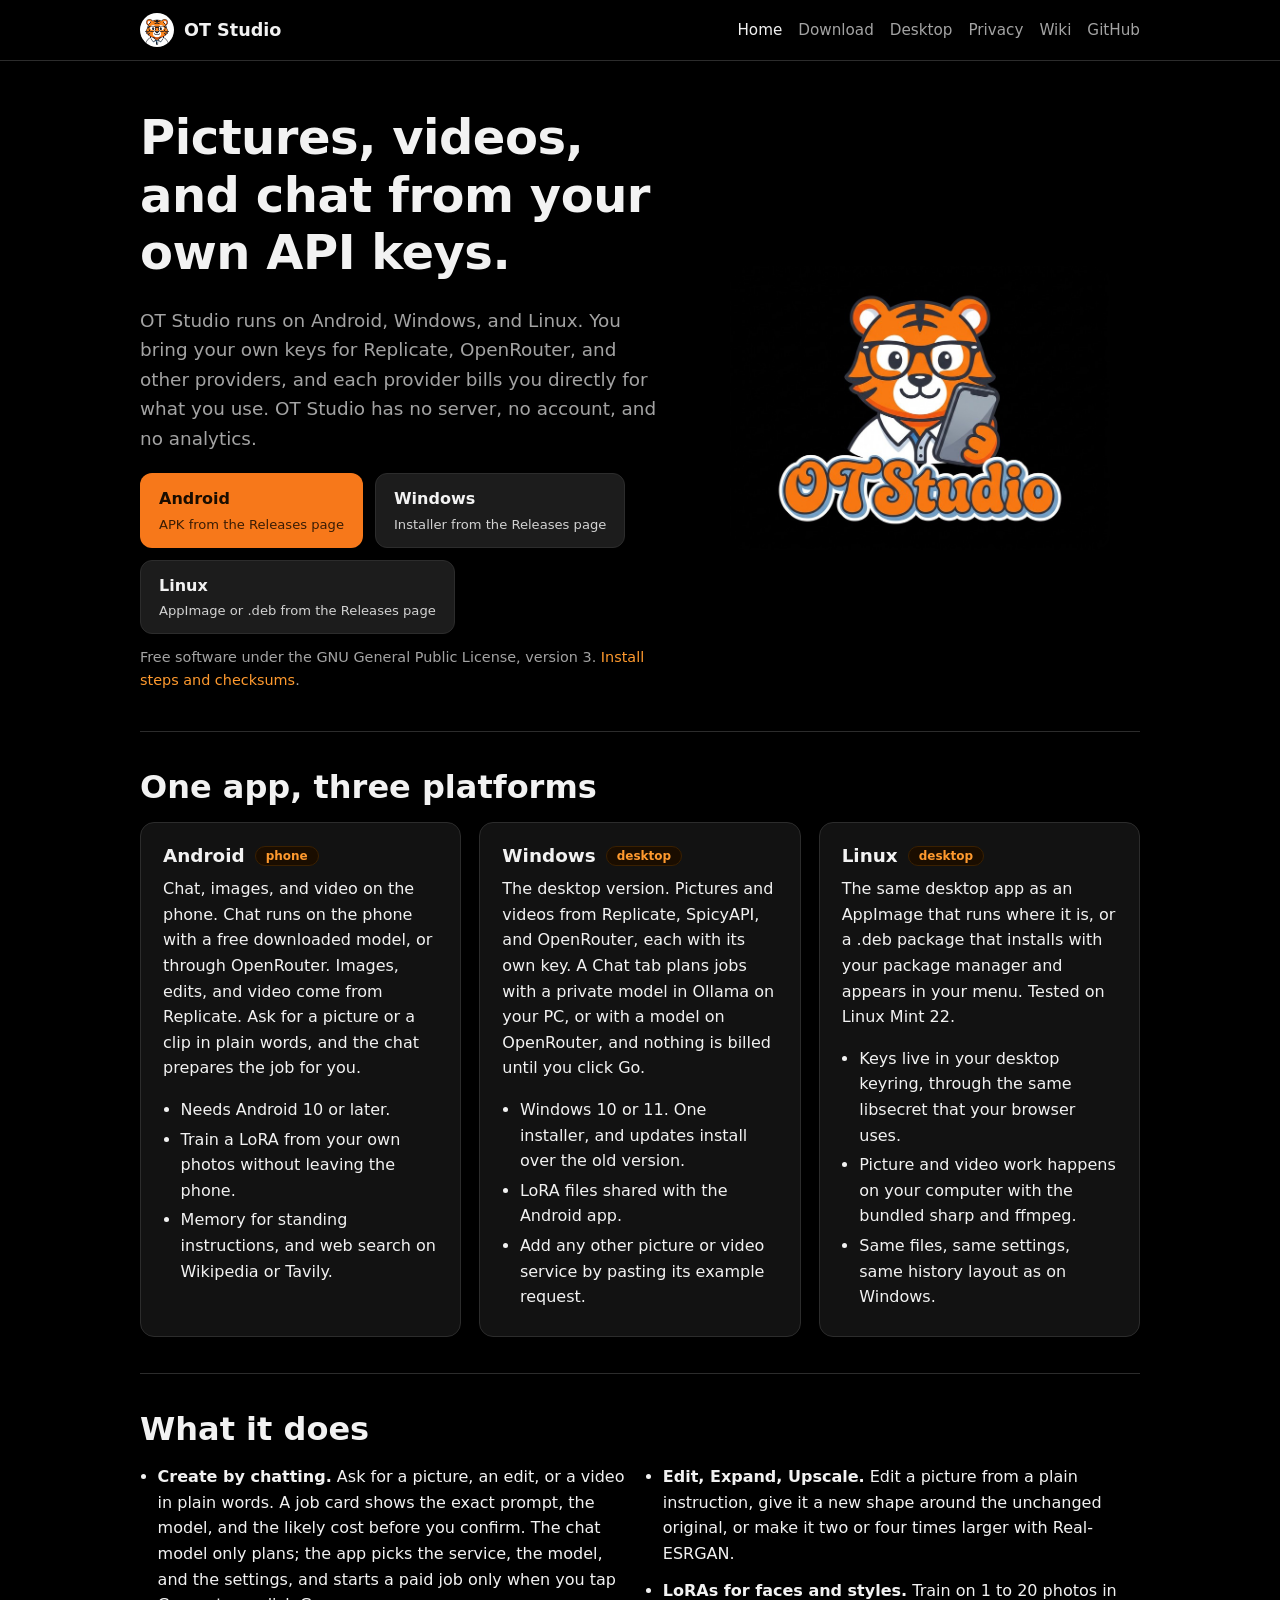
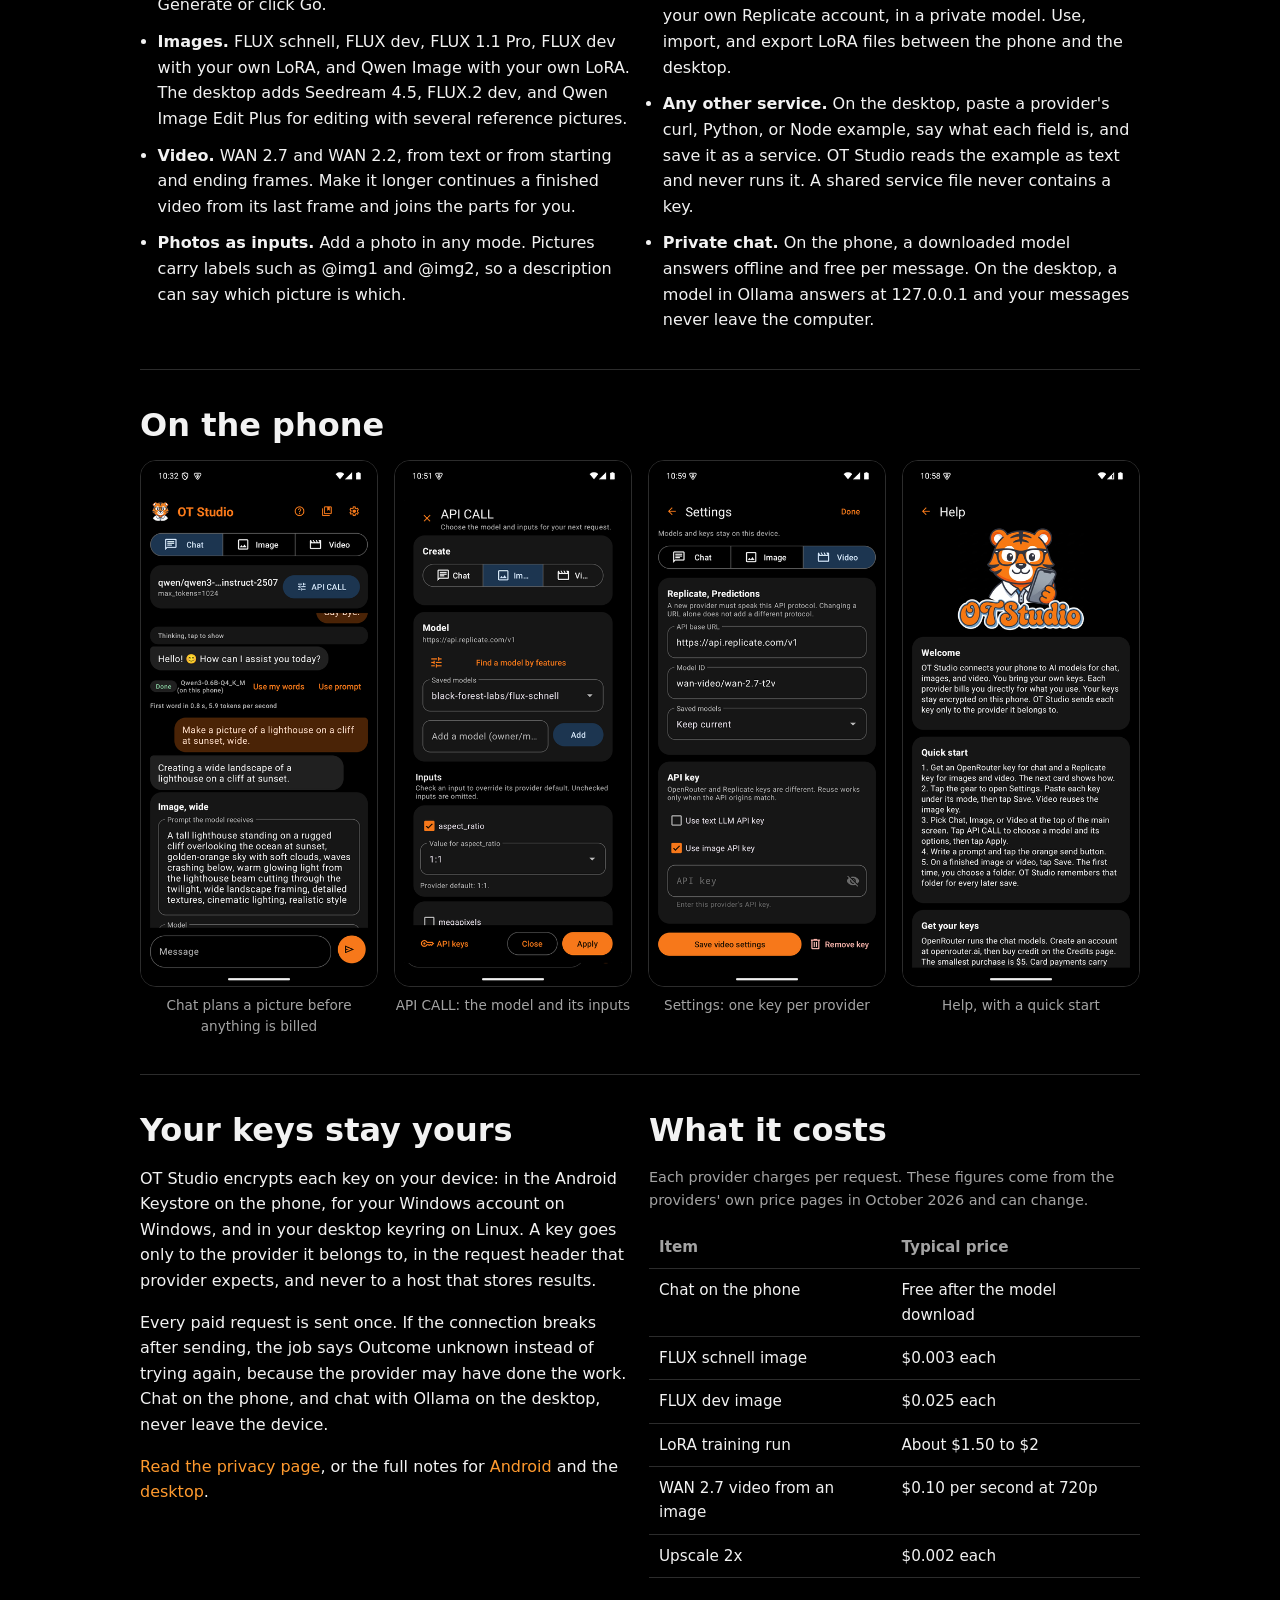
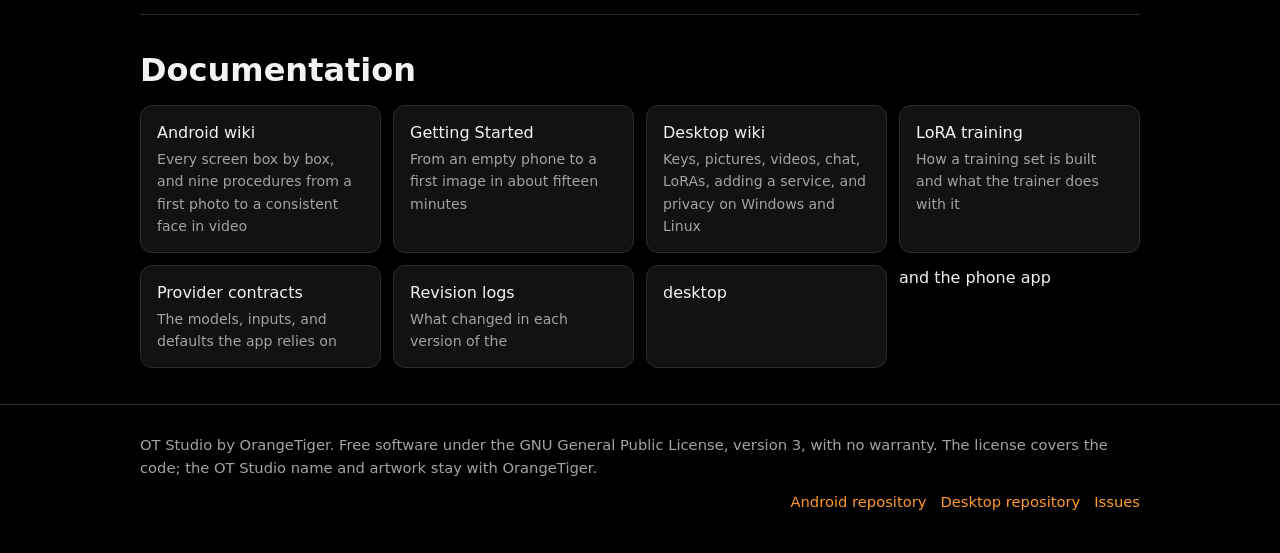
<file: docs/index.html>
<!doctype html>
<html lang="en">
<head>
<meta charset="utf-8">
<meta name="viewport" content="width=device-width, initial-scale=1">
<title>OT Studio</title>
<meta name="description" content="OT Studio makes pictures, videos, and chat from your own API keys, on Android, Windows, and Linux. No server, no account, no analytics.">
<link rel="icon" href="images/otstudio-avatar.jpg">
<link rel="stylesheet" href="site.css">
</head>
<body>
<header class="top">
  <div class="wrap">
    <a class="brand" href="./"><img src="images/otstudio-avatar.jpg" alt=""> OT Studio</a>
    <nav>
      <a href="./" aria-current="page">Home</a>
      <a href="download.html">Download</a>
      <a href="desktop.html">Desktop</a>
      <a href="privacy.html">Privacy</a>
      <a href="https://github.com/Orangeriger1998/OTStudio/wiki">Wiki</a>
      <a href="https://github.com/Orangeriger1998/OTStudio">GitHub</a>
    </nav>
  </div>
</header>

<main class="wrap">
  <div class="hero">
    <div>
      <h1>Pictures, videos, and chat from your own API keys.</h1>
      <p class="lead">OT Studio runs on Android, Windows, and Linux. You bring your own keys for Replicate, OpenRouter, and other providers, and each provider bills you directly for what you use. OT Studio has no server, no account, and no analytics.</p>
      <div class="buttons">
        <a class="btn" data-button="android" href="https://github.com/Orangeriger1998/OTStudio/releases">Android<span class="sub">APK from the Releases page</span></a>
        <a class="btn alt" data-button="windows" href="https://github.com/Orangeriger1998/OTStudio-PC/releases">Windows<span class="sub">Installer from the Releases page</span></a>
        <a class="btn alt" data-button="linux" href="https://github.com/Orangeriger1998/OTStudio-PC/releases">Linux<span class="sub">AppImage or .deb from the Releases page</span></a>
      </div>
      <p class="small muted" style="margin-top:12px">Free software under the GNU General Public License, version 3. <a href="download.html">Install steps and checksums</a>.</p>
    </div>
    <div class="art"><img src="images/otstudio-banner.jpg" alt="OT Studio: a tiger in glasses holding a phone"></div>
  </div>

  <section>
    <h2>One app, three platforms</h2>
    <div class="grid three">
      <div class="card">
        <h3>Android <span class="tag">phone</span></h3>
        <p>Chat, images, and video on the phone. Chat runs on the phone with a free downloaded model, or through OpenRouter. Images, edits, and video come from Replicate. Ask for a picture or a clip in plain words, and the chat prepares the job for you.</p>
        <ul>
          <li>Needs Android 10 or later.</li>
          <li>Train a LoRA from your own photos without leaving the phone.</li>
          <li>Memory for standing instructions, and web search on Wikipedia or Tavily.</li>
        </ul>
      </div>
      <div class="card">
        <h3>Windows <span class="tag">desktop</span></h3>
        <p>The desktop version. Pictures and videos from Replicate, SpicyAPI, and OpenRouter, each with its own key. A Chat tab plans jobs with a private model in Ollama on your PC, or with a model on OpenRouter, and nothing is billed until you click Go.</p>
        <ul>
          <li>Windows 10 or 11. One installer, and updates install over the old version.</li>
          <li>LoRA files shared with the Android app.</li>
          <li>Add any other picture or video service by pasting its example request.</li>
        </ul>
      </div>
      <div class="card">
        <h3>Linux <span class="tag">desktop</span></h3>
        <p>The same desktop app as an AppImage that runs where it is, or a .deb package that installs with your package manager and appears in your menu. Tested on Linux Mint 22.</p>
        <ul>
          <li>Keys live in your desktop keyring, through the same libsecret that your browser uses.</li>
          <li>Picture and video work happens on your computer with the bundled sharp and ffmpeg.</li>
          <li>Same files, same settings, same history layout as on Windows.</li>
        </ul>
      </div>
    </div>
  </section>

  <section>
    <h2>What it does</h2>
    <ul class="features">
      <li><b>Create by chatting.</b> Ask for a picture, an edit, or a video in plain words. A job card shows the exact prompt, the model, and the likely cost before you confirm. The chat model only plans; the app picks the service, the model, and the settings, and starts a paid job only when you tap Generate or click Go.</li>
      <li><b>Images.</b> FLUX schnell, FLUX dev, FLUX 1.1 Pro, FLUX dev with your own LoRA, and Qwen Image with your own LoRA. The desktop adds Seedream 4.5, FLUX.2 dev, and Qwen Image Edit Plus for editing with several reference pictures.</li>
      <li><b>Video.</b> WAN 2.7 and WAN 2.2, from text or from starting and ending frames. Make it longer continues a finished video from its last frame and joins the parts for you.</li>
      <li><b>Photos as inputs.</b> Add a photo in any mode. Pictures carry labels such as @img1 and @img2, so a description can say which picture is which.</li>
      <li><b>Edit, Expand, Upscale.</b> Edit a picture from a plain instruction, give it a new shape around the unchanged original, or make it two or four times larger with Real-ESRGAN.</li>
      <li><b>LoRAs for faces and styles.</b> Train on 1 to 20 photos in your own Replicate account, in a private model. Use, import, and export LoRA files between the phone and the desktop.</li>
      <li><b>Any other service.</b> On the desktop, paste a provider's curl, Python, or Node example, say what each field is, and save it as a service. OT Studio reads the example as text and never runs it. A shared service file never contains a key.</li>
      <li><b>Private chat.</b> On the phone, a downloaded model answers offline and free per message. On the desktop, a model in Ollama answers at 127.0.0.1 and your messages never leave the computer.</li>
    </ul>
  </section>

  <section>
    <h2>On the phone</h2>
    <div class="shots">
      <figure><img src="images/screen-main.png" alt="The main screen with a chat that plans a wide picture of a lighthouse"><figcaption>Chat plans a picture before anything is billed</figcaption></figure>
      <figure><img src="images/screen-api-call.png" alt="The API CALL panel with a model and its inputs"><figcaption>API CALL: the model and its inputs</figcaption></figure>
      <figure><img src="images/screen-settings.png" alt="Settings for the video provider and its key"><figcaption>Settings: one key per provider</figcaption></figure>
      <figure><img src="images/screen-help.png" alt="The Help screen with a quick start"><figcaption>Help, with a quick start</figcaption></figure>
    </div>
  </section>

  <section>
    <div class="grid two">
      <div>
        <h2>Your keys stay yours</h2>
        <p>OT Studio encrypts each key on your device: in the Android Keystore on the phone, for your Windows account on Windows, and in your desktop keyring on Linux. A key goes only to the provider it belongs to, in the request header that provider expects, and never to a host that stores results.</p>
        <p>Every paid request is sent once. If the connection breaks after sending, the job says Outcome unknown instead of trying again, because the provider may have done the work. Chat on the phone, and chat with Ollama on the desktop, never leave the device.</p>
        <p><a href="privacy.html">Read the privacy page</a>, or the full notes for <a href="https://github.com/Orangeriger1998/OTStudio/blob/main/docs/PRIVACY.md">Android</a> and the <a href="https://github.com/Orangeriger1998/OTStudio-PC/wiki/Privacy">desktop</a>.</p>
      </div>
      <div>
        <h2>What it costs</h2>
        <p class="muted small">Each provider charges per request. These figures come from the providers' own price pages in October 2026 and can change.</p>
        <table>
          <tr><th>Item</th><th>Typical price</th></tr>
          <tr><td>Chat on the phone</td><td>Free after the model download</td></tr>
          <tr><td>FLUX schnell image</td><td>$0.003 each</td></tr>
          <tr><td>FLUX dev image</td><td>$0.025 each</td></tr>
          <tr><td>LoRA training run</td><td>About $1.50 to $2</td></tr>
          <tr><td>WAN 2.7 video from an image</td><td>$0.10 per second at 720p</td></tr>
          <tr><td>Upscale 2x</td><td>$0.002 each</td></tr>
        </table>
      </div>
    </div>
  </section>

  <section>
    <h2>Documentation</h2>
    <div class="links">
      <a href="https://github.com/Orangeriger1998/OTStudio/wiki">Android wiki<span>Every screen box by box, and nine procedures from a first photo to a consistent face in video</span></a>
      <a href="https://github.com/Orangeriger1998/OTStudio/wiki/Getting-Started">Getting Started<span>From an empty phone to a first image in about fifteen minutes</span></a>
      <a href="https://github.com/Orangeriger1998/OTStudio-PC/wiki">Desktop wiki<span>Keys, pictures, videos, chat, LoRAs, adding a service, and privacy on Windows and Linux</span></a>
      <a href="https://github.com/Orangeriger1998/OTStudio/blob/main/docs/LORA-TRAINING.md">LoRA training<span>How a training set is built and what the trainer does with it</span></a>
      <a href="https://github.com/Orangeriger1998/OTStudio/blob/main/docs/PROVIDERS.md">Provider contracts<span>The models, inputs, and defaults the app relies on</span></a>
      <a href="https://github.com/Orangeriger1998/OTStudio/wiki/Revision-Log">Revision logs<span>What changed in each version of the <a href="https://github.com/Orangeriger1998/OTStudio-PC/wiki/Revision-Log">desktop</a> and the phone app</span></a>
    </div>
  </section>
</main>

<footer>
  <div class="wrap">
    <p>OT Studio by OrangeTiger. Free software under the GNU General Public License, version 3, with no warranty. The license covers the code; the OT Studio name and artwork stay with OrangeTiger.</p>
    <nav>
      <a href="https://github.com/Orangeriger1998/OTStudio">Android repository</a>
      <a href="https://github.com/Orangeriger1998/OTStudio-PC">Desktop repository</a>
      <a href="https://github.com/Orangeriger1998/OTStudio/issues">Issues</a>
    </nav>
  </div>
</footer>
<script src="site.js"></script>
</body>
</html>
</file>
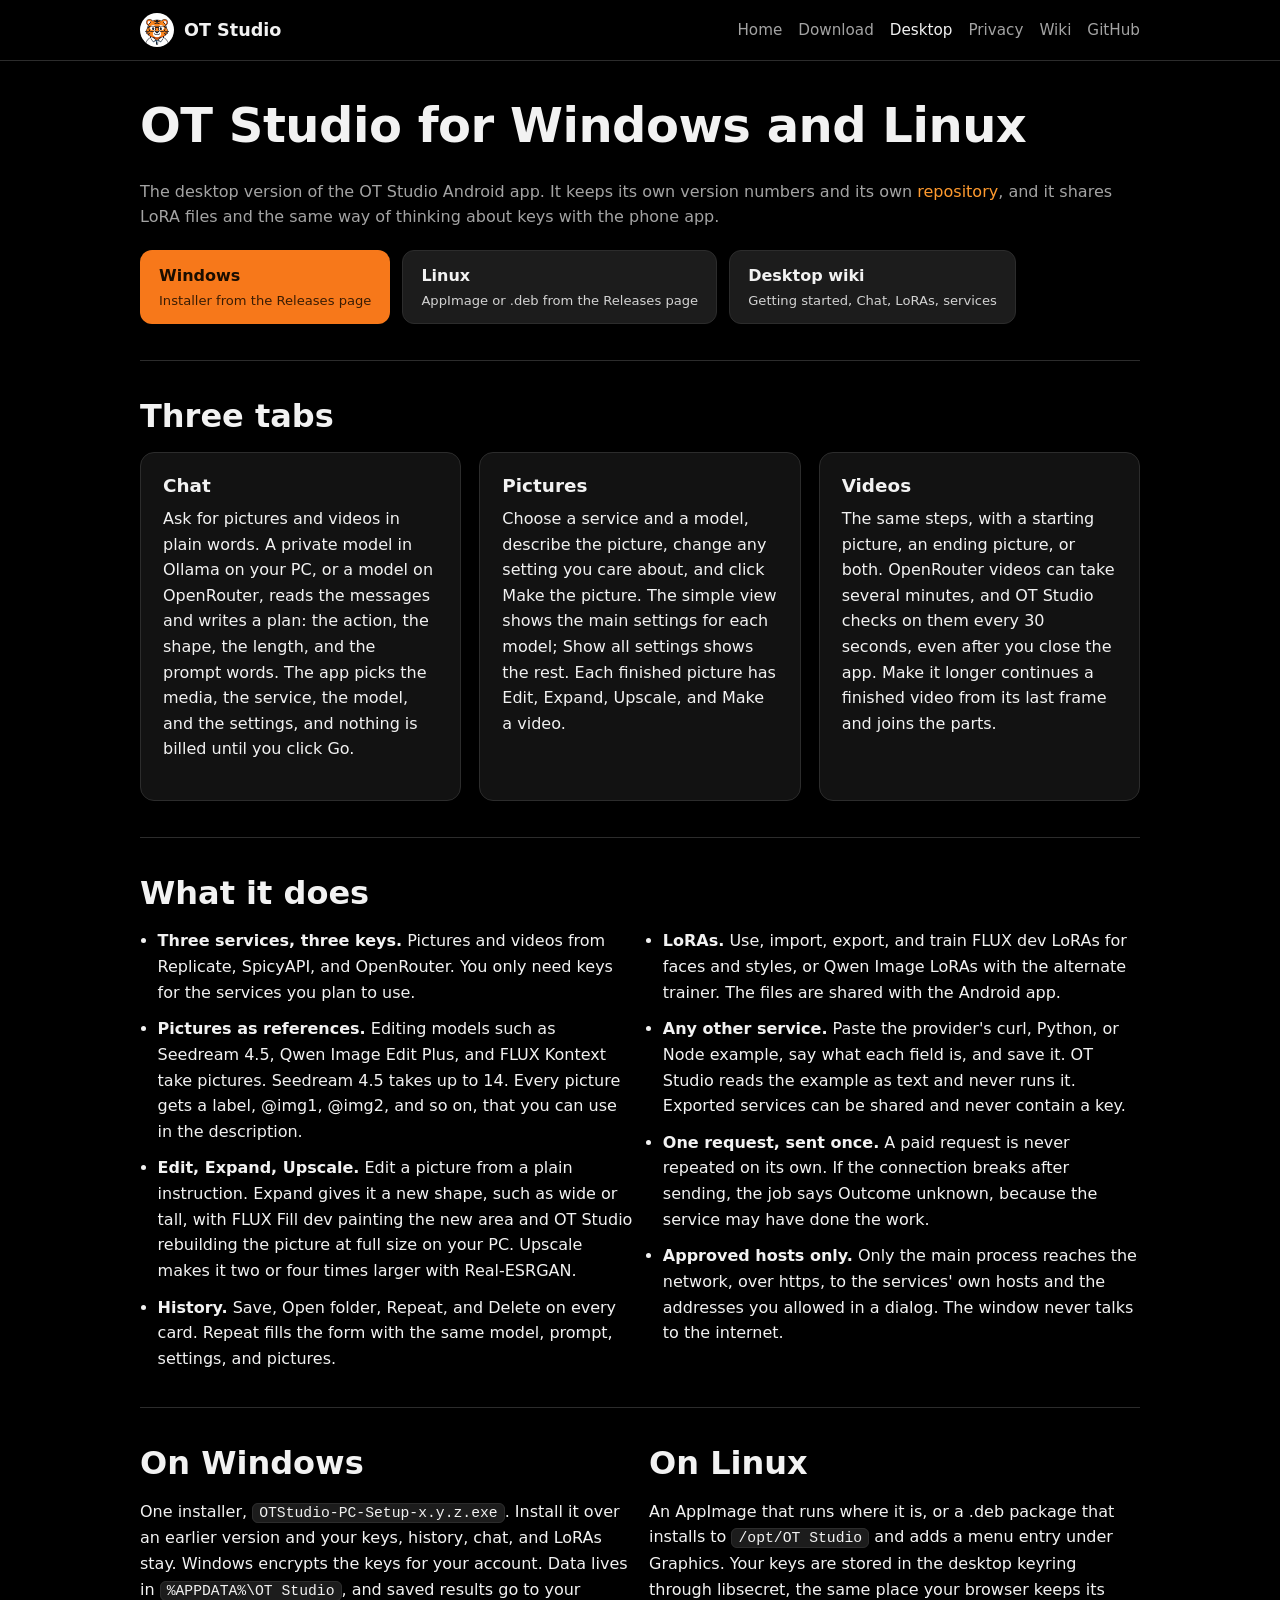
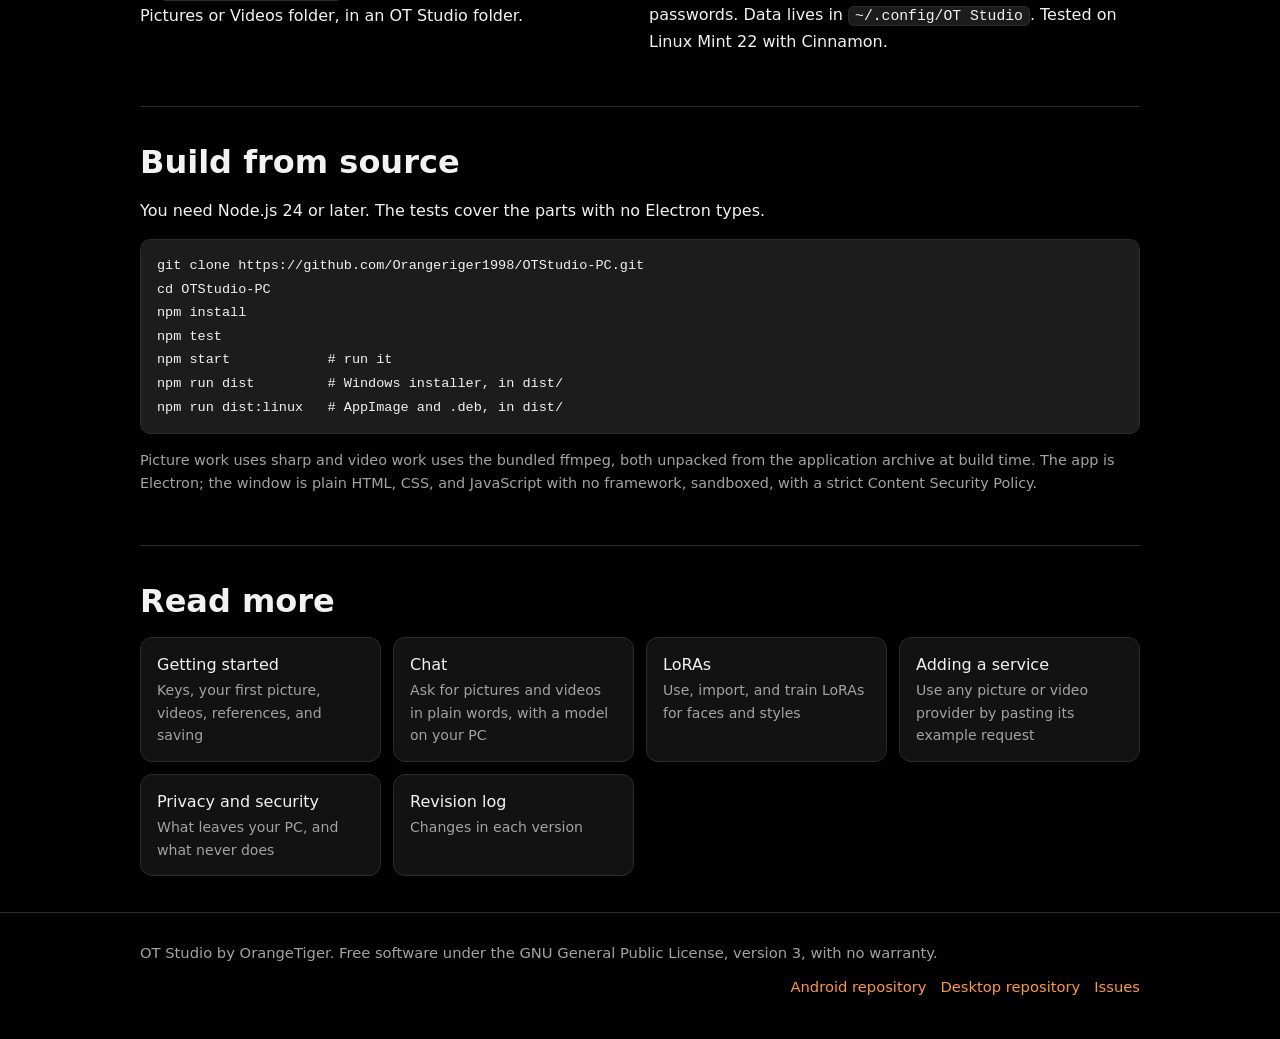
<file: docs/desktop.html>
<!doctype html>
<html lang="en">
<head>
<meta charset="utf-8">
<meta name="viewport" content="width=device-width, initial-scale=1">
<title>OT Studio for Windows and Linux</title>
<meta name="description" content="The desktop version of OT Studio: pictures and videos from Replicate, SpicyAPI, and OpenRouter with your own keys, a Chat tab that plans jobs, and LoRAs shared with the Android app.">
<link rel="icon" href="images/otstudio-avatar.jpg">
<link rel="stylesheet" href="site.css">
</head>
<body>
<header class="top">
  <div class="wrap">
    <a class="brand" href="./"><img src="images/otstudio-avatar.jpg" alt=""> OT Studio</a>
    <nav>
      <a href="./">Home</a>
      <a href="download.html">Download</a>
      <a href="desktop.html" aria-current="page">Desktop</a>
      <a href="privacy.html">Privacy</a>
      <a href="https://github.com/Orangeriger1998/OTStudio/wiki">Wiki</a>
      <a href="https://github.com/Orangeriger1998/OTStudio">GitHub</a>
    </nav>
  </div>
</header>

<main class="wrap">
  <section class="plain">
    <h1>OT Studio for Windows and Linux</h1>
    <p class="lead muted">The desktop version of the OT Studio Android app. It keeps its own version numbers and its own <a href="https://github.com/Orangeriger1998/OTStudio-PC">repository</a>, and it shares LoRA files and the same way of thinking about keys with the phone app.</p>
    <div class="buttons">
      <a class="btn" data-button="windows" href="https://github.com/Orangeriger1998/OTStudio-PC/releases">Windows<span class="sub">Installer from the Releases page</span></a>
      <a class="btn alt" data-button="linux" href="https://github.com/Orangeriger1998/OTStudio-PC/releases">Linux<span class="sub">AppImage or .deb from the Releases page</span></a>
      <a class="btn alt" href="https://github.com/Orangeriger1998/OTStudio-PC/wiki">Desktop wiki<span class="sub">Getting started, Chat, LoRAs, services</span></a>
    </div>
  </section>

  <section>
    <h2>Three tabs</h2>
    <div class="grid three">
      <div class="card">
        <h3>Chat</h3>
        <p>Ask for pictures and videos in plain words. A private model in Ollama on your PC, or a model on OpenRouter, reads the messages and writes a plan: the action, the shape, the length, and the prompt words. The app picks the media, the service, the model, and the settings, and nothing is billed until you click Go.</p>
      </div>
      <div class="card">
        <h3>Pictures</h3>
        <p>Choose a service and a model, describe the picture, change any setting you care about, and click Make the picture. The simple view shows the main settings for each model; Show all settings shows the rest. Each finished picture has Edit, Expand, Upscale, and Make a video.</p>
      </div>
      <div class="card">
        <h3>Videos</h3>
        <p>The same steps, with a starting picture, an ending picture, or both. OpenRouter videos can take several minutes, and OT Studio checks on them every 30 seconds, even after you close the app. Make it longer continues a finished video from its last frame and joins the parts.</p>
      </div>
    </div>
  </section>

  <section>
    <h2>What it does</h2>
    <ul class="features">
      <li><b>Three services, three keys.</b> Pictures and videos from Replicate, SpicyAPI, and OpenRouter. You only need keys for the services you plan to use.</li>
      <li><b>Pictures as references.</b> Editing models such as Seedream 4.5, Qwen Image Edit Plus, and FLUX Kontext take pictures. Seedream 4.5 takes up to 14. Every picture gets a label, @img1, @img2, and so on, that you can use in the description.</li>
      <li><b>Edit, Expand, Upscale.</b> Edit a picture from a plain instruction. Expand gives it a new shape, such as wide or tall, with FLUX Fill dev painting the new area and OT Studio rebuilding the picture at full size on your PC. Upscale makes it two or four times larger with Real-ESRGAN.</li>
      <li><b>History.</b> Save, Open folder, Repeat, and Delete on every card. Repeat fills the form with the same model, prompt, settings, and pictures.</li>
      <li><b>LoRAs.</b> Use, import, export, and train FLUX dev LoRAs for faces and styles, or Qwen Image LoRAs with the alternate trainer. The files are shared with the Android app.</li>
      <li><b>Any other service.</b> Paste the provider's curl, Python, or Node example, say what each field is, and save it. OT Studio reads the example as text and never runs it. Exported services can be shared and never contain a key.</li>
      <li><b>One request, sent once.</b> A paid request is never repeated on its own. If the connection breaks after sending, the job says Outcome unknown, because the service may have done the work.</li>
      <li><b>Approved hosts only.</b> Only the main process reaches the network, over https, to the services' own hosts and the addresses you allowed in a dialog. The window never talks to the internet.</li>
    </ul>
  </section>

  <section>
    <div class="grid two">
      <div>
        <h2>On Windows</h2>
        <p>One installer, <code>OTStudio-PC-Setup-x.y.z.exe</code>. Install it over an earlier version and your keys, history, chat, and LoRAs stay. Windows encrypts the keys for your account. Data lives in <code>%APPDATA%\OT Studio</code>, and saved results go to your Pictures or Videos folder, in an OT Studio folder.</p>
      </div>
      <div>
        <h2>On Linux</h2>
        <p>An AppImage that runs where it is, or a .deb package that installs to <code>/opt/OT Studio</code> and adds a menu entry under Graphics. Your keys are stored in the desktop keyring through libsecret, the same place your browser keeps its passwords. Data lives in <code>~/.config/OT Studio</code>. Tested on Linux Mint 22 with Cinnamon.</p>
      </div>
    </div>
  </section>

  <section>
    <h2>Build from source</h2>
    <p>You need Node.js 24 or later. The tests cover the parts with no Electron types.</p>
<pre><code>git clone https://github.com/Orangeriger1998/OTStudio-PC.git
cd OTStudio-PC
npm install
npm test
npm start            # run it
npm run dist         # Windows installer, in dist/
npm run dist:linux   # AppImage and .deb, in dist/</code></pre>
    <p class="muted small">Picture work uses sharp and video work uses the bundled ffmpeg, both unpacked from the application archive at build time. The app is Electron; the window is plain HTML, CSS, and JavaScript with no framework, sandboxed, with a strict Content Security Policy.</p>
  </section>

  <section>
    <h2>Read more</h2>
    <div class="links">
      <a href="https://github.com/Orangeriger1998/OTStudio-PC/wiki/Getting-Started">Getting started<span>Keys, your first picture, videos, references, and saving</span></a>
      <a href="https://github.com/Orangeriger1998/OTStudio-PC/wiki/Chat">Chat<span>Ask for pictures and videos in plain words, with a model on your PC</span></a>
      <a href="https://github.com/Orangeriger1998/OTStudio-PC/wiki/LoRAs">LoRAs<span>Use, import, and train LoRAs for faces and styles</span></a>
      <a href="https://github.com/Orangeriger1998/OTStudio-PC/wiki/Adding-a-Service">Adding a service<span>Use any picture or video provider by pasting its example request</span></a>
      <a href="https://github.com/Orangeriger1998/OTStudio-PC/wiki/Privacy">Privacy and security<span>What leaves your PC, and what never does</span></a>
      <a href="https://github.com/Orangeriger1998/OTStudio-PC/wiki/Revision-Log">Revision log<span>Changes in each version</span></a>
    </div>
  </section>
</main>

<footer>
  <div class="wrap">
    <p>OT Studio by OrangeTiger. Free software under the GNU General Public License, version 3, with no warranty.</p>
    <nav>
      <a href="https://github.com/Orangeriger1998/OTStudio">Android repository</a>
      <a href="https://github.com/Orangeriger1998/OTStudio-PC">Desktop repository</a>
      <a href="https://github.com/Orangeriger1998/OTStudio-PC/issues">Issues</a>
    </nav>
  </div>
</footer>
<script src="site.js"></script>
</body>
</html>
</file>
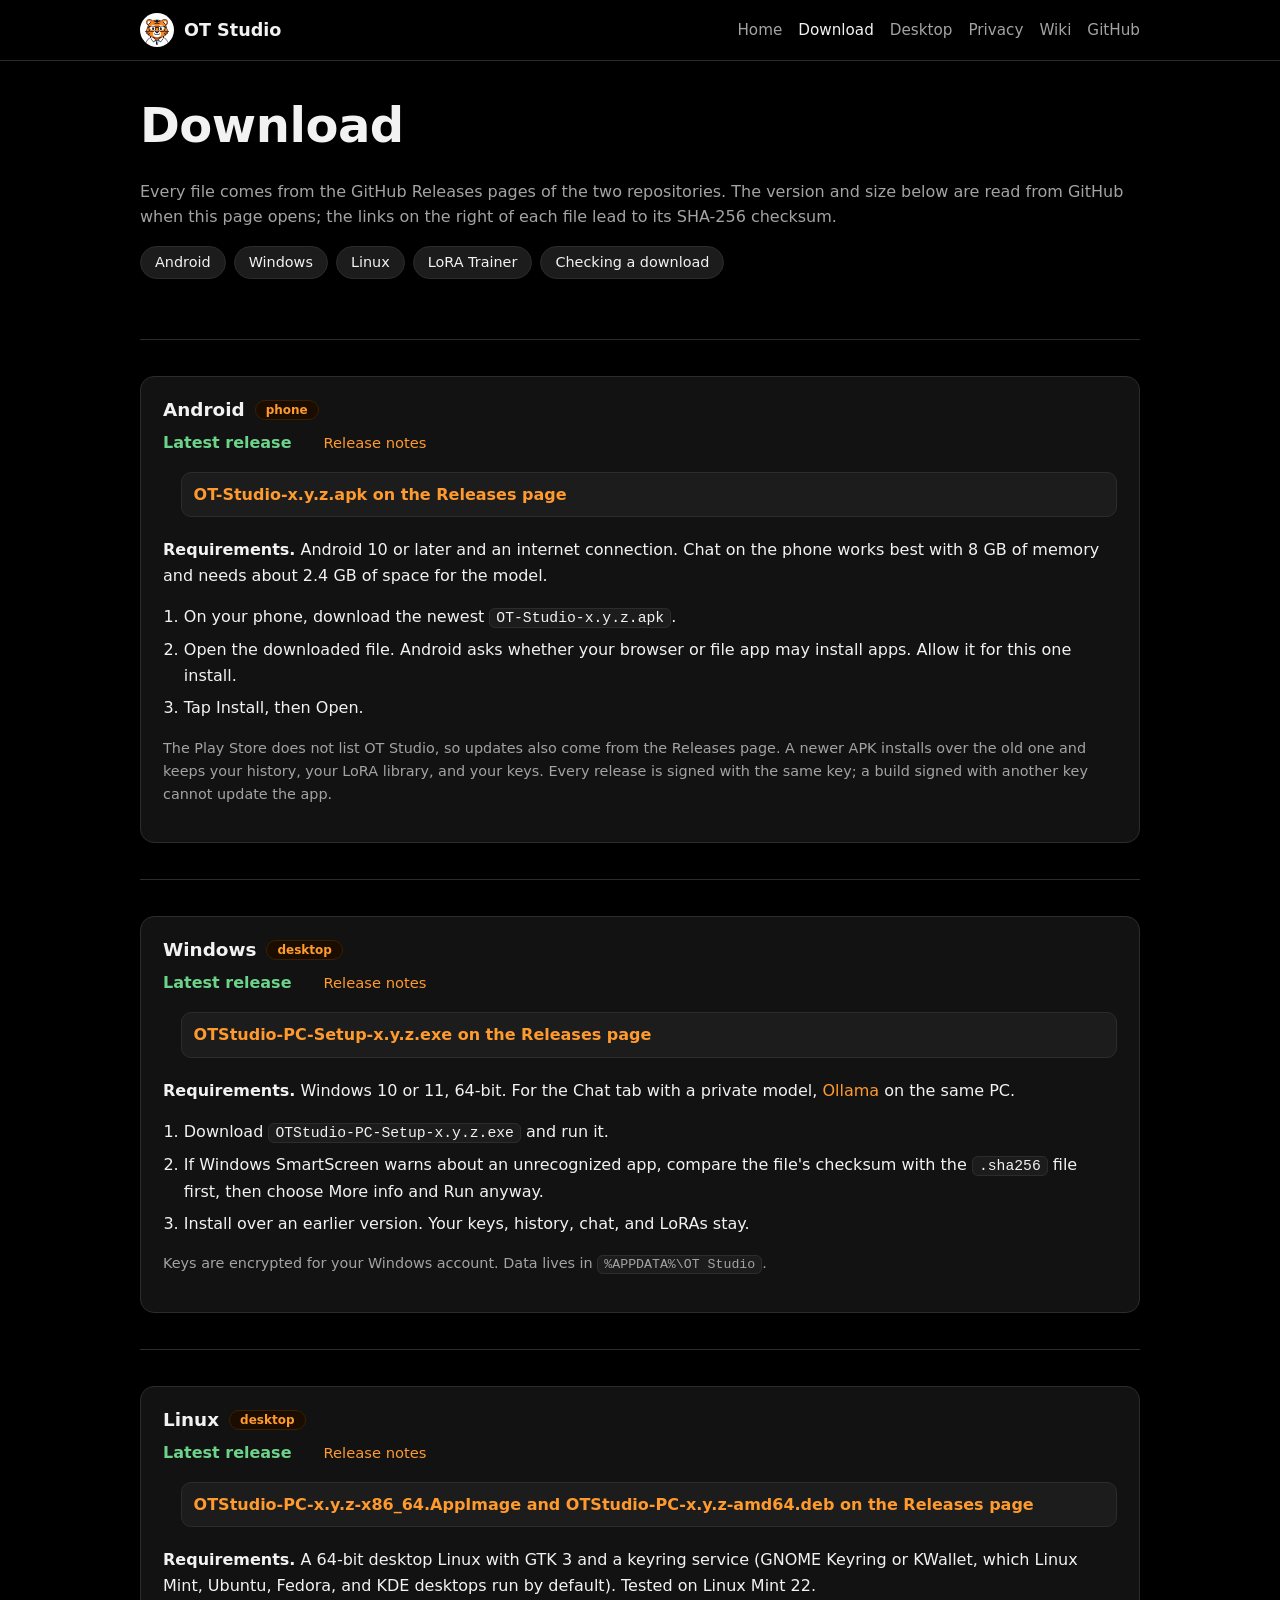
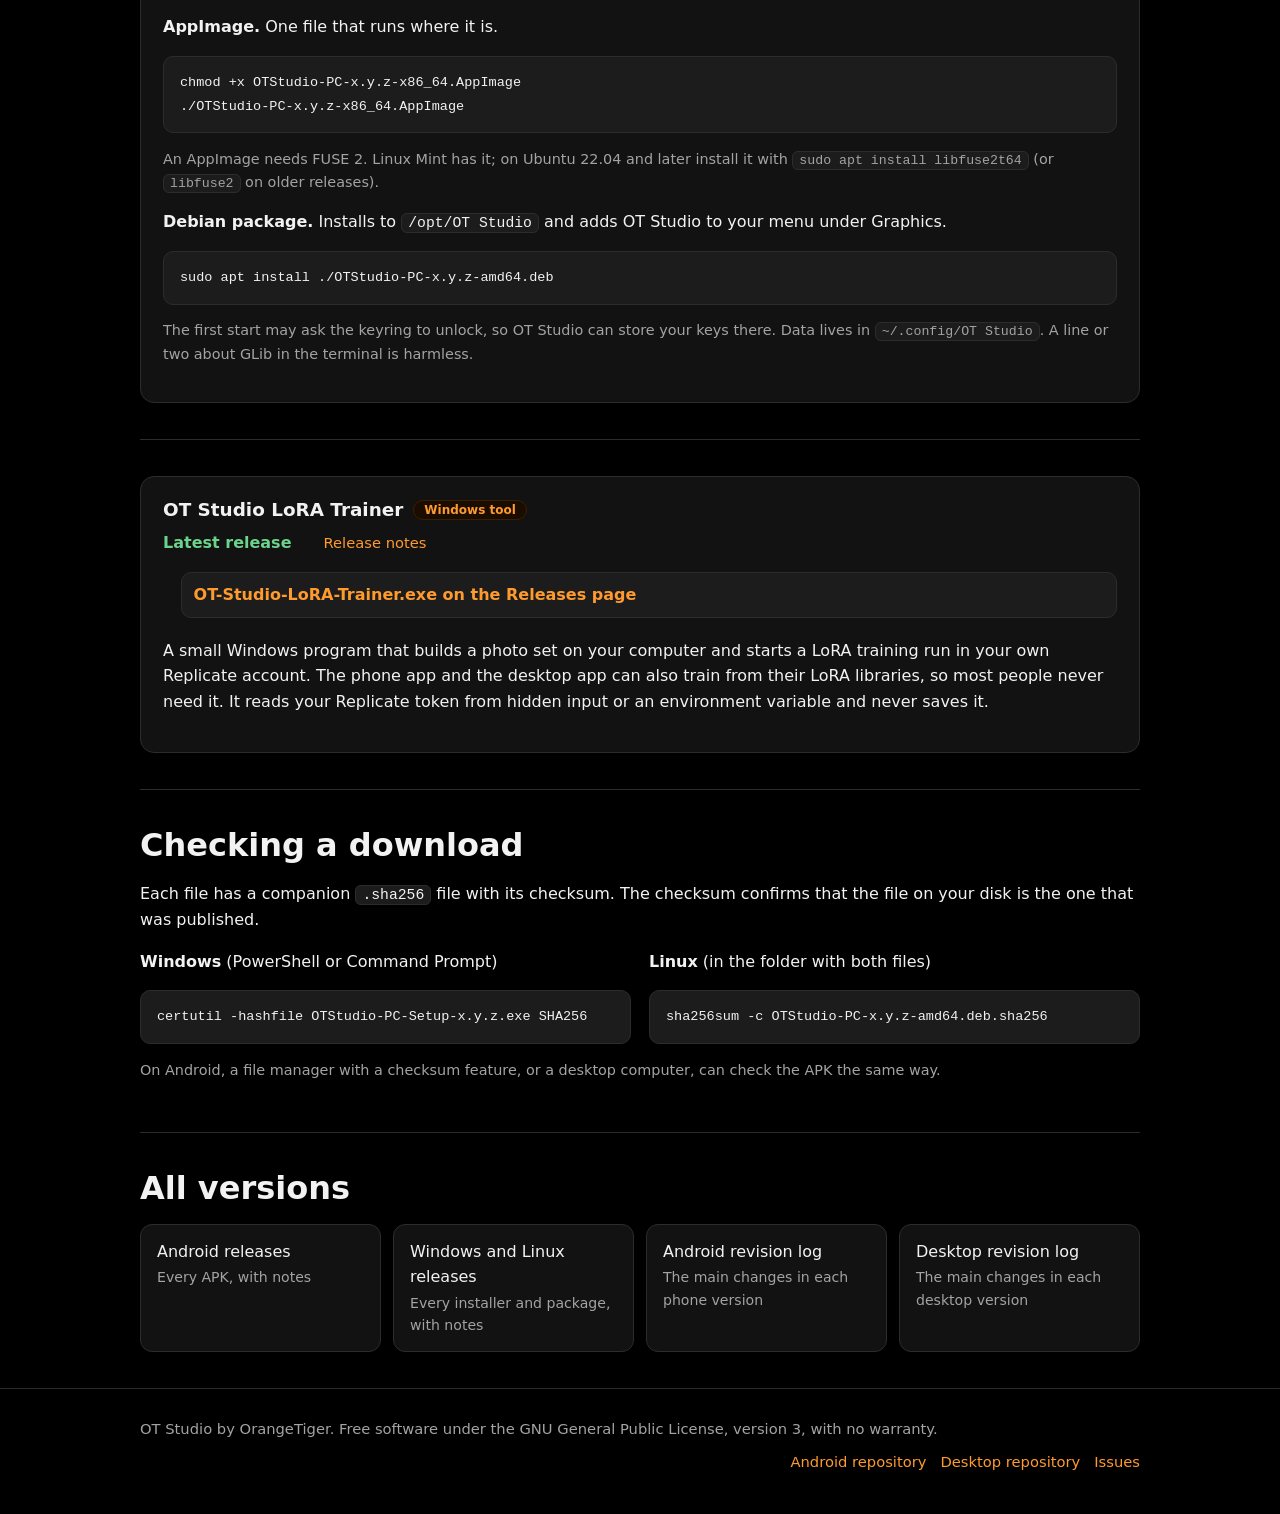
<file: docs/download.html>
<!doctype html>
<html lang="en">
<head>
<meta charset="utf-8">
<meta name="viewport" content="width=device-width, initial-scale=1">
<title>Download OT Studio</title>
<meta name="description" content="Download OT Studio for Android, Windows, or Linux, with install steps and SHA-256 checksums.">
<link rel="icon" href="images/otstudio-avatar.jpg">
<link rel="stylesheet" href="site.css">
</head>
<body>
<header class="top">
  <div class="wrap">
    <a class="brand" href="./"><img src="images/otstudio-avatar.jpg" alt=""> OT Studio</a>
    <nav>
      <a href="./">Home</a>
      <a href="download.html" aria-current="page">Download</a>
      <a href="desktop.html">Desktop</a>
      <a href="privacy.html">Privacy</a>
      <a href="https://github.com/Orangeriger1998/OTStudio/wiki">Wiki</a>
      <a href="https://github.com/Orangeriger1998/OTStudio">GitHub</a>
    </nav>
  </div>
</header>

<main class="wrap">
  <section class="plain">
    <h1>Download</h1>
    <p class="lead muted">Every file comes from the GitHub Releases pages of the two repositories. The version and size below are read from GitHub when this page opens; the links on the right of each file lead to its SHA-256 checksum.</p>
    <div class="toc">
      <a href="#android">Android</a>
      <a href="#windows">Windows</a>
      <a href="#linux">Linux</a>
      <a href="#trainer">LoRA Trainer</a>
      <a href="#checksums">Checking a download</a>
    </div>
  </section>

  <section id="android">
    <div class="card" data-platform="android">
      <h3>Android <span class="tag">phone</span></h3>
      <div class="release"><span class="version">Latest release</span><span class="date"></span><a class="notes-link" href="https://github.com/Orangeriger1998/OTStudio/releases">Release notes</a></div>
      <ul class="files"><li><a class="name" href="https://github.com/Orangeriger1998/OTStudio/releases">OT-Studio-x.y.z.apk on the Releases page</a></li></ul>
      <p style="margin-top:16px"><b>Requirements.</b> Android 10 or later and an internet connection. Chat on the phone works best with 8 GB of memory and needs about 2.4 GB of space for the model.</p>
      <ol class="steps">
        <li>On your phone, download the newest <code>OT-Studio-x.y.z.apk</code>.</li>
        <li>Open the downloaded file. Android asks whether your browser or file app may install apps. Allow it for this one install.</li>
        <li>Tap Install, then Open.</li>
      </ol>
      <p class="muted small">The Play Store does not list OT Studio, so updates also come from the Releases page. A newer APK installs over the old one and keeps your history, your LoRA library, and your keys. Every release is signed with the same key; a build signed with another key cannot update the app.</p>
    </div>
  </section>

  <section id="windows">
    <div class="card" data-platform="windows">
      <h3>Windows <span class="tag">desktop</span></h3>
      <div class="release"><span class="version">Latest release</span><span class="date"></span><a class="notes-link" href="https://github.com/Orangeriger1998/OTStudio-PC/releases">Release notes</a></div>
      <ul class="files"><li><a class="name" href="https://github.com/Orangeriger1998/OTStudio-PC/releases">OTStudio-PC-Setup-x.y.z.exe on the Releases page</a></li></ul>
      <p style="margin-top:16px"><b>Requirements.</b> Windows 10 or 11, 64-bit. For the Chat tab with a private model, <a href="https://ollama.com">Ollama</a> on the same PC.</p>
      <ol class="steps">
        <li>Download <code>OTStudio-PC-Setup-x.y.z.exe</code> and run it.</li>
        <li>If Windows SmartScreen warns about an unrecognized app, compare the file's checksum with the <code>.sha256</code> file first, then choose More info and Run anyway.</li>
        <li>Install over an earlier version. Your keys, history, chat, and LoRAs stay.</li>
      </ol>
      <p class="muted small">Keys are encrypted for your Windows account. Data lives in <code>%APPDATA%\OT Studio</code>.</p>
    </div>
  </section>

  <section id="linux">
    <div class="card" data-platform="linux">
      <h3>Linux <span class="tag">desktop</span></h3>
      <div class="release"><span class="version">Latest release</span><span class="date"></span><a class="notes-link" href="https://github.com/Orangeriger1998/OTStudio-PC/releases">Release notes</a></div>
      <ul class="files"><li><a class="name" href="https://github.com/Orangeriger1998/OTStudio-PC/releases">OTStudio-PC-x.y.z-x86_64.AppImage and OTStudio-PC-x.y.z-amd64.deb on the Releases page</a></li></ul>
      <p style="margin-top:16px"><b>Requirements.</b> A 64-bit desktop Linux with GTK 3 and a keyring service (GNOME Keyring or KWallet, which Linux Mint, Ubuntu, Fedora, and KDE desktops run by default). Tested on Linux Mint 22.</p>
      <p><b>AppImage.</b> One file that runs where it is.</p>
<pre><code>chmod +x OTStudio-PC-x.y.z-x86_64.AppImage
./OTStudio-PC-x.y.z-x86_64.AppImage</code></pre>
      <p class="muted small">An AppImage needs FUSE 2. Linux Mint has it; on Ubuntu 22.04 and later install it with <code>sudo apt install libfuse2t64</code> (or <code>libfuse2</code> on older releases).</p>
      <p><b>Debian package.</b> Installs to <code>/opt/OT Studio</code> and adds OT Studio to your menu under Graphics.</p>
<pre><code>sudo apt install ./OTStudio-PC-x.y.z-amd64.deb</code></pre>
      <p class="muted small">The first start may ask the keyring to unlock, so OT Studio can store your keys there. Data lives in <code>~/.config/OT Studio</code>. A line or two about GLib in the terminal is harmless.</p>
    </div>
  </section>

  <section id="trainer">
    <div class="card" data-platform="trainer">
      <h3>OT Studio LoRA Trainer <span class="tag">Windows tool</span></h3>
      <div class="release"><span class="version">Latest release</span><span class="date"></span><a class="notes-link" href="https://github.com/Orangeriger1998/OTStudio/releases">Release notes</a></div>
      <ul class="files"><li><a class="name" href="https://github.com/Orangeriger1998/OTStudio/releases">OT-Studio-LoRA-Trainer.exe on the Releases page</a></li></ul>
      <p style="margin-top:16px">A small Windows program that builds a photo set on your computer and starts a LoRA training run in your own Replicate account. The phone app and the desktop app can also train from their LoRA libraries, so most people never need it. It reads your Replicate token from hidden input or an environment variable and never saves it.</p>
    </div>
  </section>

  <section id="checksums">
    <h2>Checking a download</h2>
    <p>Each file has a companion <code>.sha256</code> file with its checksum. The checksum confirms that the file on your disk is the one that was published.</p>
    <div class="grid two">
      <div>
        <p><b>Windows</b> (PowerShell or Command Prompt)</p>
<pre><code>certutil -hashfile OTStudio-PC-Setup-x.y.z.exe SHA256</code></pre>
      </div>
      <div>
        <p><b>Linux</b> (in the folder with both files)</p>
<pre><code>sha256sum -c OTStudio-PC-x.y.z-amd64.deb.sha256</code></pre>
      </div>
    </div>
    <p class="muted small">On Android, a file manager with a checksum feature, or a desktop computer, can check the APK the same way.</p>
  </section>

  <section>
    <h2>All versions</h2>
    <div class="links">
      <a href="https://github.com/Orangeriger1998/OTStudio/releases">Android releases<span>Every APK, with notes</span></a>
      <a href="https://github.com/Orangeriger1998/OTStudio-PC/releases">Windows and Linux releases<span>Every installer and package, with notes</span></a>
      <a href="https://github.com/Orangeriger1998/OTStudio/wiki/Revision-Log">Android revision log<span>The main changes in each phone version</span></a>
      <a href="https://github.com/Orangeriger1998/OTStudio-PC/wiki/Revision-Log">Desktop revision log<span>The main changes in each desktop version</span></a>
    </div>
  </section>
</main>

<footer>
  <div class="wrap">
    <p>OT Studio by OrangeTiger. Free software under the GNU General Public License, version 3, with no warranty.</p>
    <nav>
      <a href="https://github.com/Orangeriger1998/OTStudio">Android repository</a>
      <a href="https://github.com/Orangeriger1998/OTStudio-PC">Desktop repository</a>
      <a href="https://github.com/Orangeriger1998/OTStudio/issues">Issues</a>
    </nav>
  </div>
</footer>
<script src="site.js"></script>
</body>
</html>
</file>
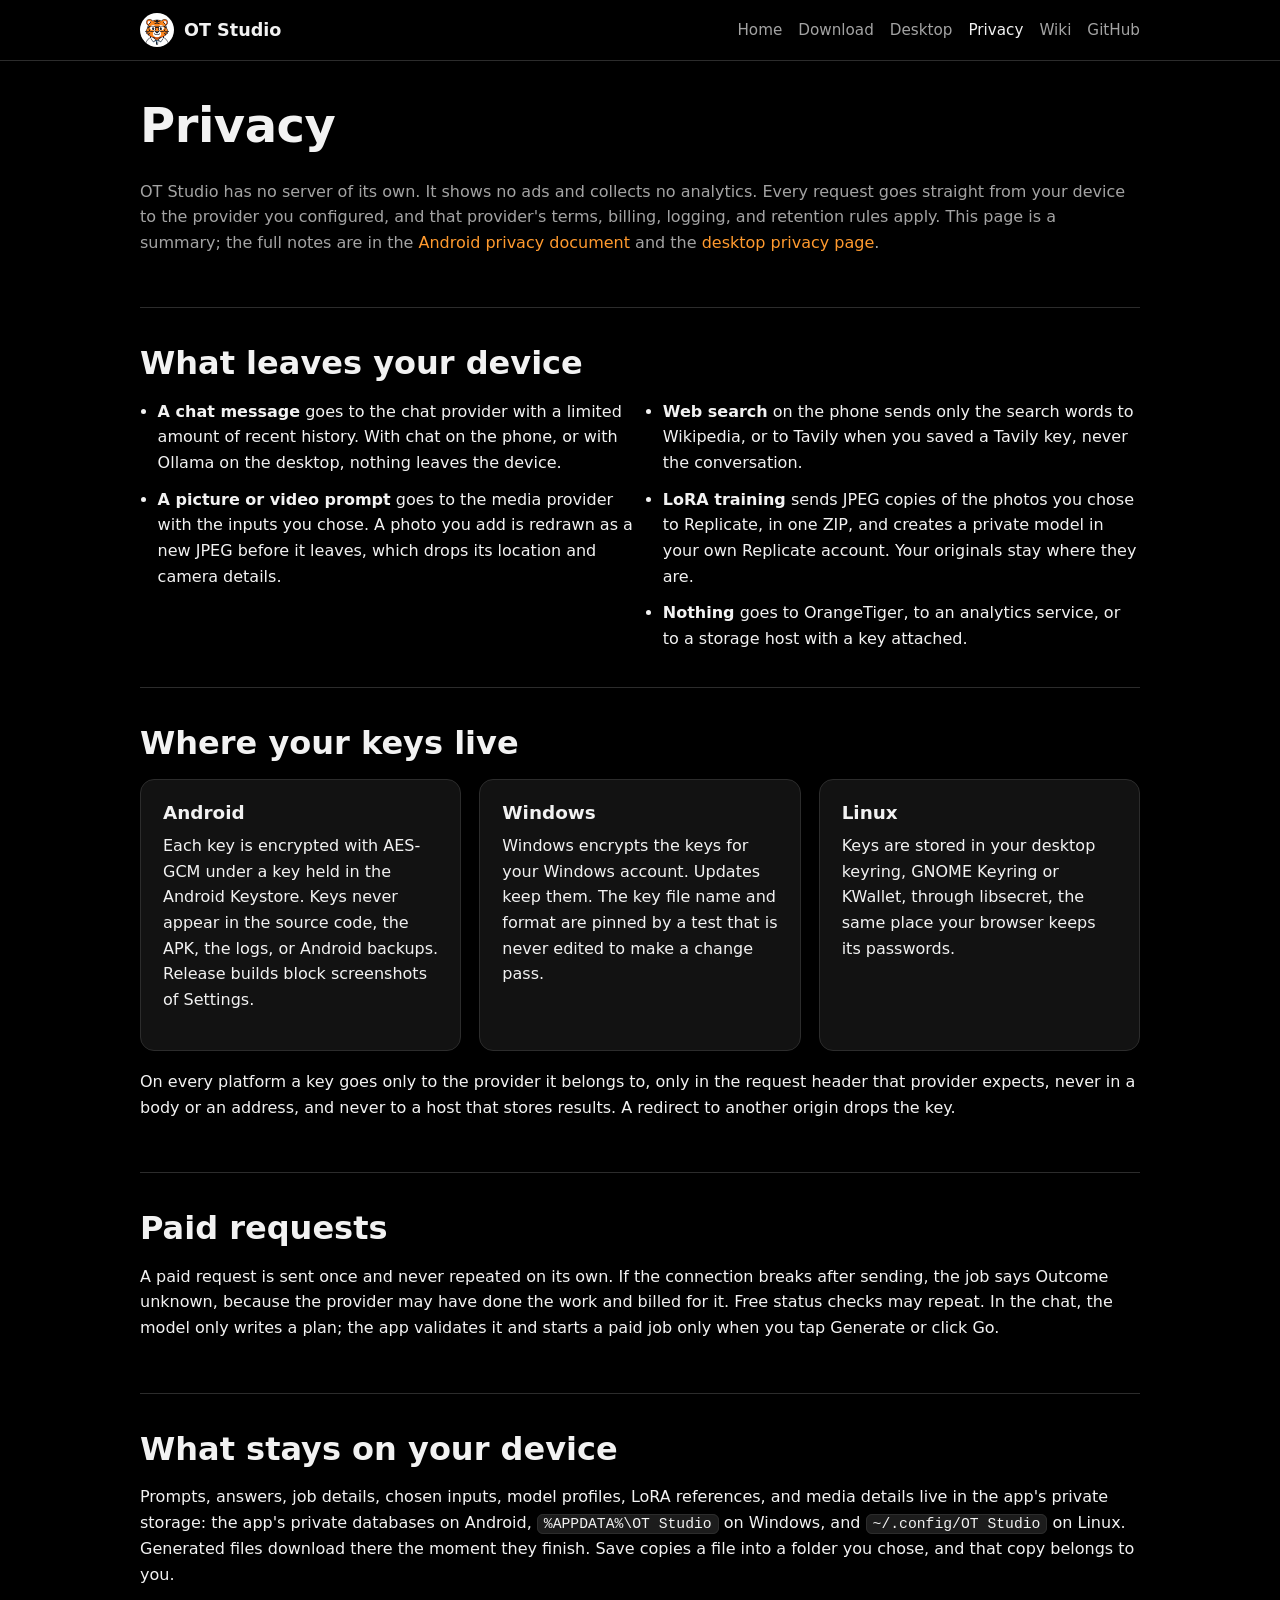
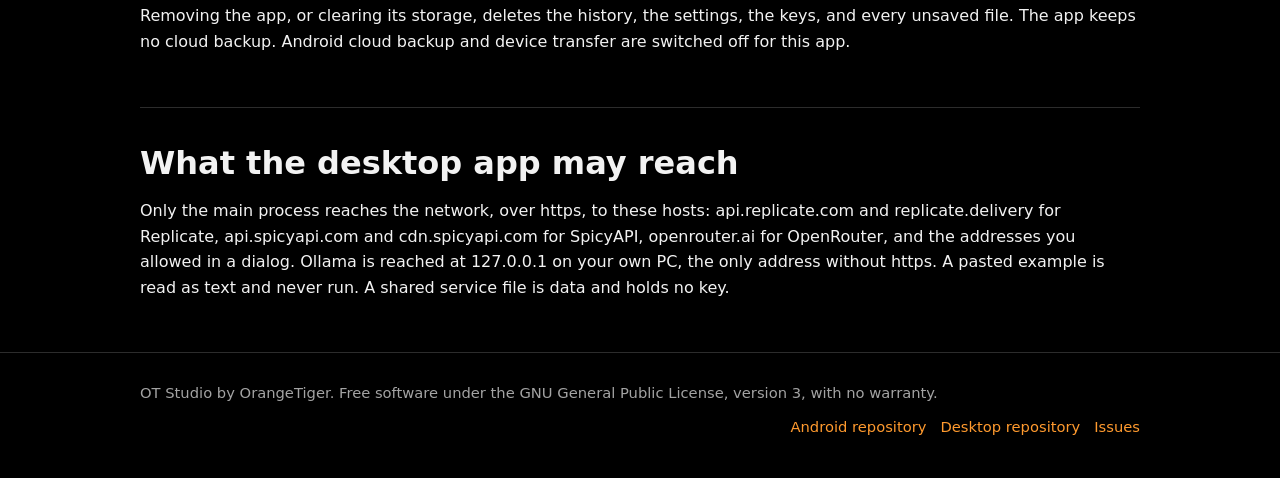
<file: docs/privacy.html>
<!doctype html>
<html lang="en">
<head>
<meta charset="utf-8">
<meta name="viewport" content="width=device-width, initial-scale=1">
<title>OT Studio privacy</title>
<meta name="description" content="What OT Studio sends, where your keys live, and what stays on your device, on Android, Windows, and Linux.">
<link rel="icon" href="images/otstudio-avatar.jpg">
<link rel="stylesheet" href="site.css">
</head>
<body>
<header class="top">
  <div class="wrap">
    <a class="brand" href="./"><img src="images/otstudio-avatar.jpg" alt=""> OT Studio</a>
    <nav>
      <a href="./">Home</a>
      <a href="download.html">Download</a>
      <a href="desktop.html">Desktop</a>
      <a href="privacy.html" aria-current="page">Privacy</a>
      <a href="https://github.com/Orangeriger1998/OTStudio/wiki">Wiki</a>
      <a href="https://github.com/Orangeriger1998/OTStudio">GitHub</a>
    </nav>
  </div>
</header>

<main class="wrap">
  <section class="plain">
    <h1>Privacy</h1>
    <p class="lead muted">OT Studio has no server of its own. It shows no ads and collects no analytics. Every request goes straight from your device to the provider you configured, and that provider's terms, billing, logging, and retention rules apply. This page is a summary; the full notes are in the <a href="https://github.com/Orangeriger1998/OTStudio/blob/main/docs/PRIVACY.md">Android privacy document</a> and the <a href="https://github.com/Orangeriger1998/OTStudio-PC/wiki/Privacy">desktop privacy page</a>.</p>
  </section>

  <section>
    <h2>What leaves your device</h2>
    <ul class="features">
      <li><b>A chat message</b> goes to the chat provider with a limited amount of recent history. With chat on the phone, or with Ollama on the desktop, nothing leaves the device.</li>
      <li><b>A picture or video prompt</b> goes to the media provider with the inputs you chose. A photo you add is redrawn as a new JPEG before it leaves, which drops its location and camera details.</li>
      <li><b>Web search</b> on the phone sends only the search words to Wikipedia, or to Tavily when you saved a Tavily key, never the conversation.</li>
      <li><b>LoRA training</b> sends JPEG copies of the photos you chose to Replicate, in one ZIP, and creates a private model in your own Replicate account. Your originals stay where they are.</li>
      <li><b>Nothing</b> goes to OrangeTiger, to an analytics service, or to a storage host with a key attached.</li>
    </ul>
  </section>

  <section>
    <h2>Where your keys live</h2>
    <div class="grid three">
      <div class="card"><h3>Android</h3><p>Each key is encrypted with AES-GCM under a key held in the Android Keystore. Keys never appear in the source code, the APK, the logs, or Android backups. Release builds block screenshots of Settings.</p></div>
      <div class="card"><h3>Windows</h3><p>Windows encrypts the keys for your Windows account. Updates keep them. The key file name and format are pinned by a test that is never edited to make a change pass.</p></div>
      <div class="card"><h3>Linux</h3><p>Keys are stored in your desktop keyring, GNOME Keyring or KWallet, through libsecret, the same place your browser keeps its passwords.</p></div>
    </div>
    <p style="margin-top:18px">On every platform a key goes only to the provider it belongs to, only in the request header that provider expects, never in a body or an address, and never to a host that stores results. A redirect to another origin drops the key.</p>
  </section>

  <section>
    <h2>Paid requests</h2>
    <p>A paid request is sent once and never repeated on its own. If the connection breaks after sending, the job says Outcome unknown, because the provider may have done the work and billed for it. Free status checks may repeat. In the chat, the model only writes a plan; the app validates it and starts a paid job only when you tap Generate or click Go.</p>
  </section>

  <section>
    <h2>What stays on your device</h2>
    <p>Prompts, answers, job details, chosen inputs, model profiles, LoRA references, and media details live in the app's private storage: the app's private databases on Android, <code>%APPDATA%\OT Studio</code> on Windows, and <code>~/.config/OT Studio</code> on Linux. Generated files download there the moment they finish. Save copies a file into a folder you chose, and that copy belongs to you.</p>
    <p>Removing the app, or clearing its storage, deletes the history, the settings, the keys, and every unsaved file. The app keeps no cloud backup. Android cloud backup and device transfer are switched off for this app.</p>
  </section>

  <section>
    <h2>What the desktop app may reach</h2>
    <p>Only the main process reaches the network, over https, to these hosts: api.replicate.com and replicate.delivery for Replicate, api.spicyapi.com and cdn.spicyapi.com for SpicyAPI, openrouter.ai for OpenRouter, and the addresses you allowed in a dialog. Ollama is reached at 127.0.0.1 on your own PC, the only address without https. A pasted example is read as text and never run. A shared service file is data and holds no key.</p>
  </section>
</main>

<footer>
  <div class="wrap">
    <p>OT Studio by OrangeTiger. Free software under the GNU General Public License, version 3, with no warranty.</p>
    <nav>
      <a href="https://github.com/Orangeriger1998/OTStudio">Android repository</a>
      <a href="https://github.com/Orangeriger1998/OTStudio-PC">Desktop repository</a>
      <a href="https://github.com/Orangeriger1998/OTStudio/issues">Issues</a>
    </nav>
  </div>
</footer>
<script src="site.js"></script>
</body>
</html>
</file>
<file: docs/site.css>
:root {
  --bg: #000000;
  --panel: #121212;
  --raised: #1c1c1c;
  --line: #2c2c2c;
  --text: #f2f2f2;
  --muted: #a3a3a3;
  --accent: #f7781a;
  --accent-bright: #ff9a2e;
  --accent-ink: #1a0d00;
  --blue: #739fc6;
  --good: #6bd38a;
  --radius: 14px;
  --max: 1040px;
}
* { box-sizing: border-box; }
html { scroll-behavior: smooth; }
body {
  margin: 0;
  background: var(--bg);
  color: var(--text);
  font: 16px/1.6 system-ui, -apple-system, "Segoe UI", Roboto, Ubuntu, Cantarell, sans-serif;
  -webkit-font-smoothing: antialiased;
}
a { color: var(--accent-bright); text-decoration: none; }
a:hover { text-decoration: underline; }
img { max-width: 100%; height: auto; display: block; }
code, pre { font-family: ui-monospace, SFMono-Regular, Menlo, Consolas, "Liberation Mono", monospace; font-size: 0.92em; }
code { background: var(--raised); border: 1px solid var(--line); border-radius: 6px; padding: 1px 6px; }
pre { background: var(--raised); border: 1px solid var(--line); border-radius: 10px; padding: 14px 16px; overflow-x: auto; }
pre code { background: none; border: 0; padding: 0; }
h1, h2, h3 { line-height: 1.2; margin: 0 0 0.5em; }
h1 { font-size: clamp(1.9rem, 4.5vw, 3rem); font-weight: 700; letter-spacing: -0.01em; }
h2 { font-size: clamp(1.4rem, 3vw, 2rem); margin-top: 0; }
h3 { font-size: 1.15rem; }
p { margin: 0 0 1em; }
.muted { color: var(--muted); }
.small { font-size: 0.9rem; }
.wrap { max-width: var(--max); margin: 0 auto; padding: 0 20px; }

/* Header */
.top { position: sticky; top: 0; z-index: 10; background: rgba(0, 0, 0, 0.92); backdrop-filter: blur(8px); border-bottom: 1px solid var(--line); }
.top .wrap { display: flex; align-items: center; gap: 18px; min-height: 60px; }
.brand { display: flex; align-items: center; gap: 10px; color: var(--text); font-weight: 700; font-size: 1.1rem; }
.brand img { width: 34px; height: 34px; border-radius: 50%; }
.top nav { margin-left: auto; display: flex; flex-wrap: wrap; gap: 4px 16px; }
.top nav a { color: var(--muted); font-size: 0.95rem; }
.top nav a:hover, .top nav a[aria-current] { color: var(--text); text-decoration: none; }

/* Hero */
.hero { padding: 48px 0 24px; display: grid; grid-template-columns: 1.2fr 1fr; gap: 32px; align-items: center; }
.hero p.lead { font-size: 1.15rem; color: var(--muted); }
.hero .art { display: flex; justify-content: center; }
.hero .art img { max-width: 380px; border-radius: var(--radius); }
.buttons { display: flex; flex-wrap: wrap; gap: 12px; margin-top: 20px; }
.btn {
  display: inline-flex; flex-direction: column; align-items: flex-start; gap: 2px;
  background: var(--accent); color: var(--accent-ink); border-radius: 12px; padding: 12px 18px;
  font-weight: 600; min-width: 160px; border: 1px solid transparent;
}
.btn:hover { background: var(--accent-bright); text-decoration: none; }
.btn.alt { background: var(--raised); color: var(--text); border-color: var(--line); }
.btn.alt:hover { border-color: var(--muted); background: #222; }
.btn .sub { font-weight: 400; font-size: 0.82rem; opacity: 0.85; }

/* Sections */
section { padding: 36px 0; border-top: 1px solid var(--line); }
section.plain { border-top: 0; }
.grid { display: grid; gap: 18px; }
.grid.three { grid-template-columns: repeat(3, 1fr); }
.grid.two { grid-template-columns: repeat(2, 1fr); }
.card { background: var(--panel); border: 1px solid var(--line); border-radius: var(--radius); padding: 22px; }
.card h3 { margin-top: 0; display: flex; align-items: center; gap: 10px; }
.card h3 .tag { font-size: 0.75rem; font-weight: 600; color: var(--accent-bright); background: var(--accent-ink); border: 1px solid #3a2000; border-radius: 999px; padding: 2px 10px; }
.card ul { padding-left: 1.1em; margin: 0.4em 0 0; }
.card li { margin: 0.25em 0; }
.features { columns: 2; column-gap: 28px; padding-left: 1.1em; margin: 0; }
.features li { break-inside: avoid; margin: 0 0 0.7em; }
.features b { color: var(--text); }
.shots { display: grid; grid-template-columns: repeat(4, 1fr); gap: 16px; }
.shots figure { margin: 0; }
.shots img { border-radius: 16px; border: 1px solid var(--line); }
.shots figcaption { font-size: 0.85rem; color: var(--muted); margin-top: 8px; text-align: center; }
table { border-collapse: collapse; width: 100%; font-size: 0.95rem; }
th, td { text-align: left; padding: 9px 10px; border-bottom: 1px solid var(--line); vertical-align: top; }
th { color: var(--muted); font-weight: 600; }
.note { background: var(--raised); border-left: 3px solid var(--accent); border-radius: 0 10px 10px 0; padding: 12px 16px; color: var(--muted); }
.steps { padding-left: 1.3em; }
.steps li { margin: 0.4em 0; }
.release { display: flex; flex-wrap: wrap; gap: 8px 16px; align-items: baseline; color: var(--muted); font-size: 0.92rem; margin: 6px 0 12px; }
.release .version { color: var(--good); font-weight: 600; font-size: 1rem; }
.files { list-style: none; padding: 0; margin: 10px 0 0; display: grid; gap: 8px; }
.files li { display: flex; flex-wrap: wrap; align-items: center; gap: 6px 12px; background: var(--raised); border: 1px solid var(--line); border-radius: 10px; padding: 9px 12px; }
.files li a.name { font-weight: 600; word-break: break-all; }
.files li .size { color: var(--muted); font-size: 0.88rem; }
.files li .sum { margin-left: auto; font-size: 0.85rem; color: var(--muted); }
.links { display: grid; grid-template-columns: repeat(auto-fit, minmax(230px, 1fr)); gap: 12px; }
.links a { display: block; background: var(--panel); border: 1px solid var(--line); border-radius: 12px; padding: 14px 16px; color: var(--text); }
.links a:hover { border-color: var(--muted); text-decoration: none; }
.links a span { display: block; color: var(--muted); font-size: 0.88rem; margin-top: 2px; }
footer { border-top: 1px solid var(--line); padding: 28px 0 40px; color: var(--muted); font-size: 0.92rem; }
footer .wrap { display: flex; flex-wrap: wrap; gap: 10px 24px; align-items: center; }
footer .wrap p { margin: 0; }
footer nav { margin-left: auto; display: flex; flex-wrap: wrap; gap: 14px; }
.toc { display: flex; flex-wrap: wrap; gap: 8px; margin: 0 0 24px; }
.toc a { background: var(--raised); border: 1px solid var(--line); border-radius: 999px; padding: 4px 14px; color: var(--text); font-size: 0.9rem; }
.toc a:hover { border-color: var(--muted); text-decoration: none; }

@media (max-width: 860px) {
  .hero { grid-template-columns: 1fr; padding-top: 28px; }
  .hero .art { order: -1; }
  .hero .art img { max-width: 260px; }
  .grid.three, .grid.two { grid-template-columns: 1fr; }
  .features { columns: 1; }
  .shots { grid-template-columns: repeat(2, 1fr); }
  .top nav { margin-left: 0; width: 100%; padding-bottom: 8px; }
}
</file>
